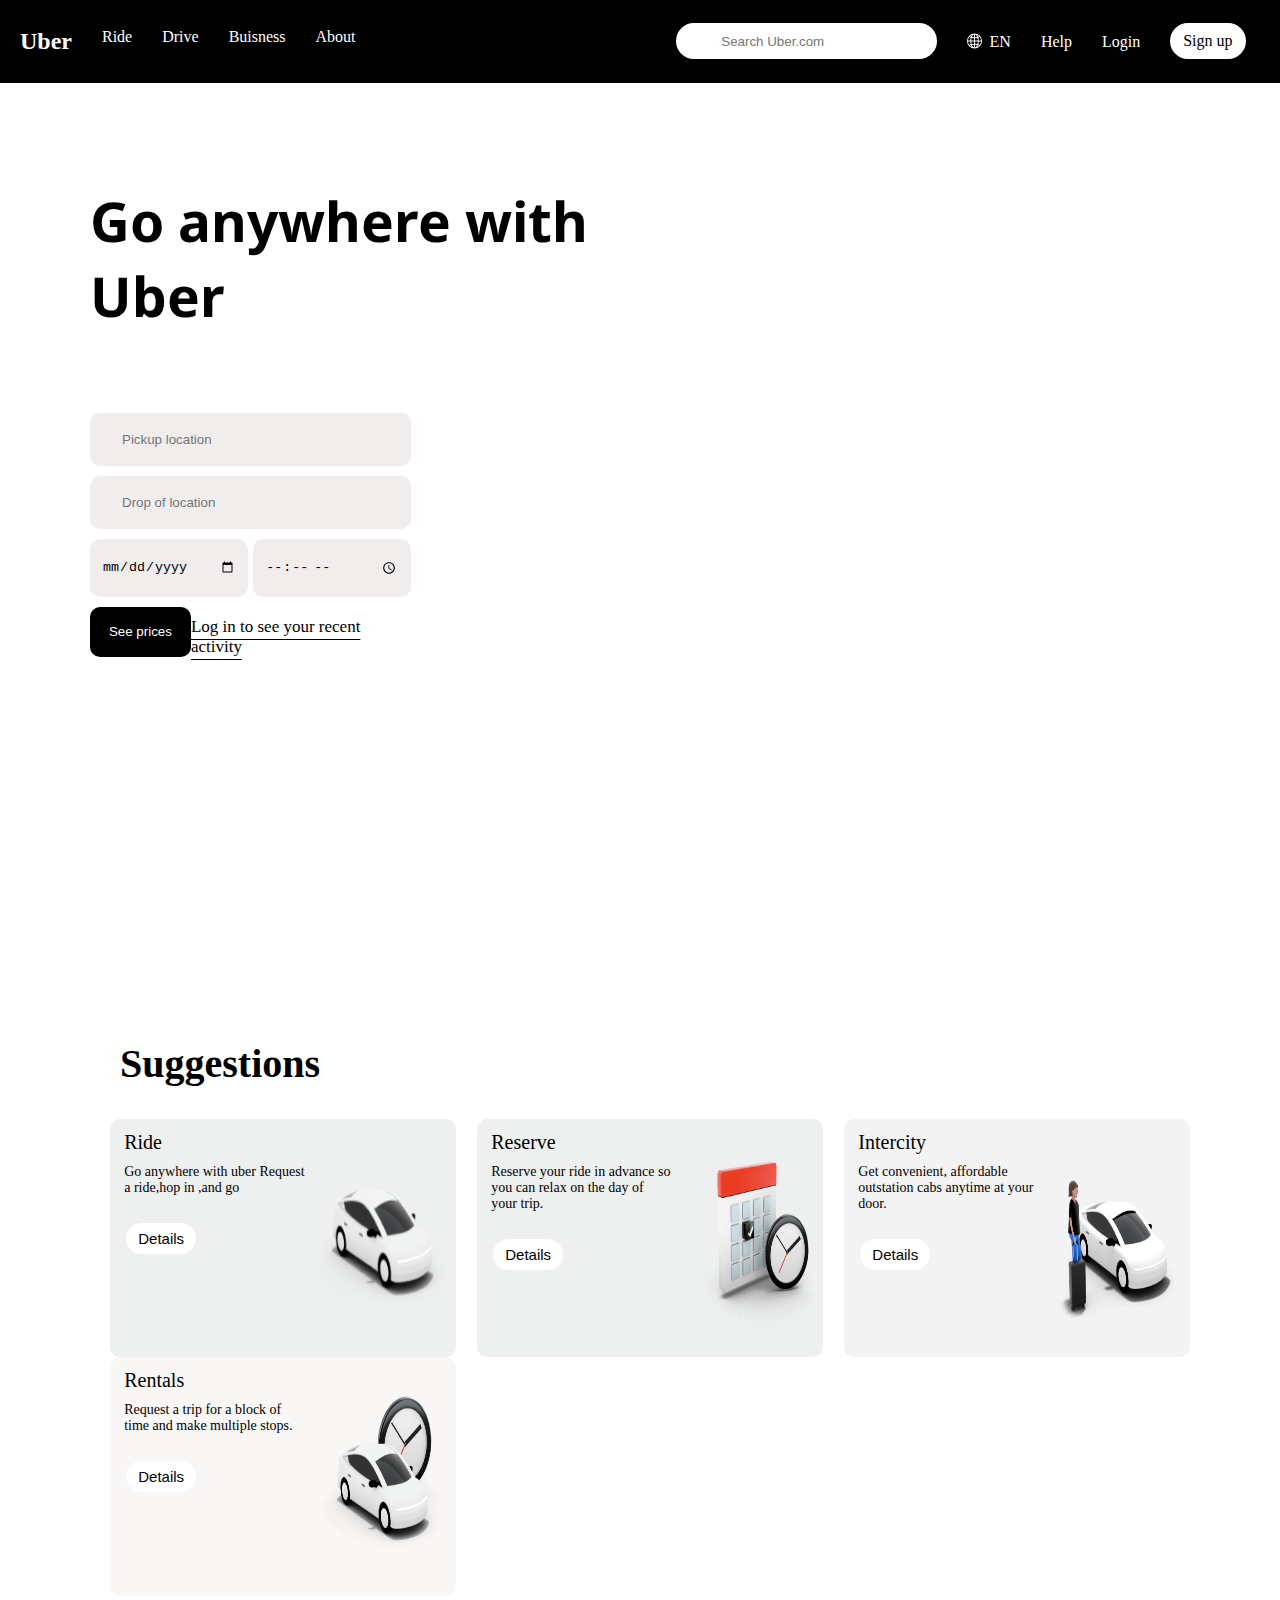
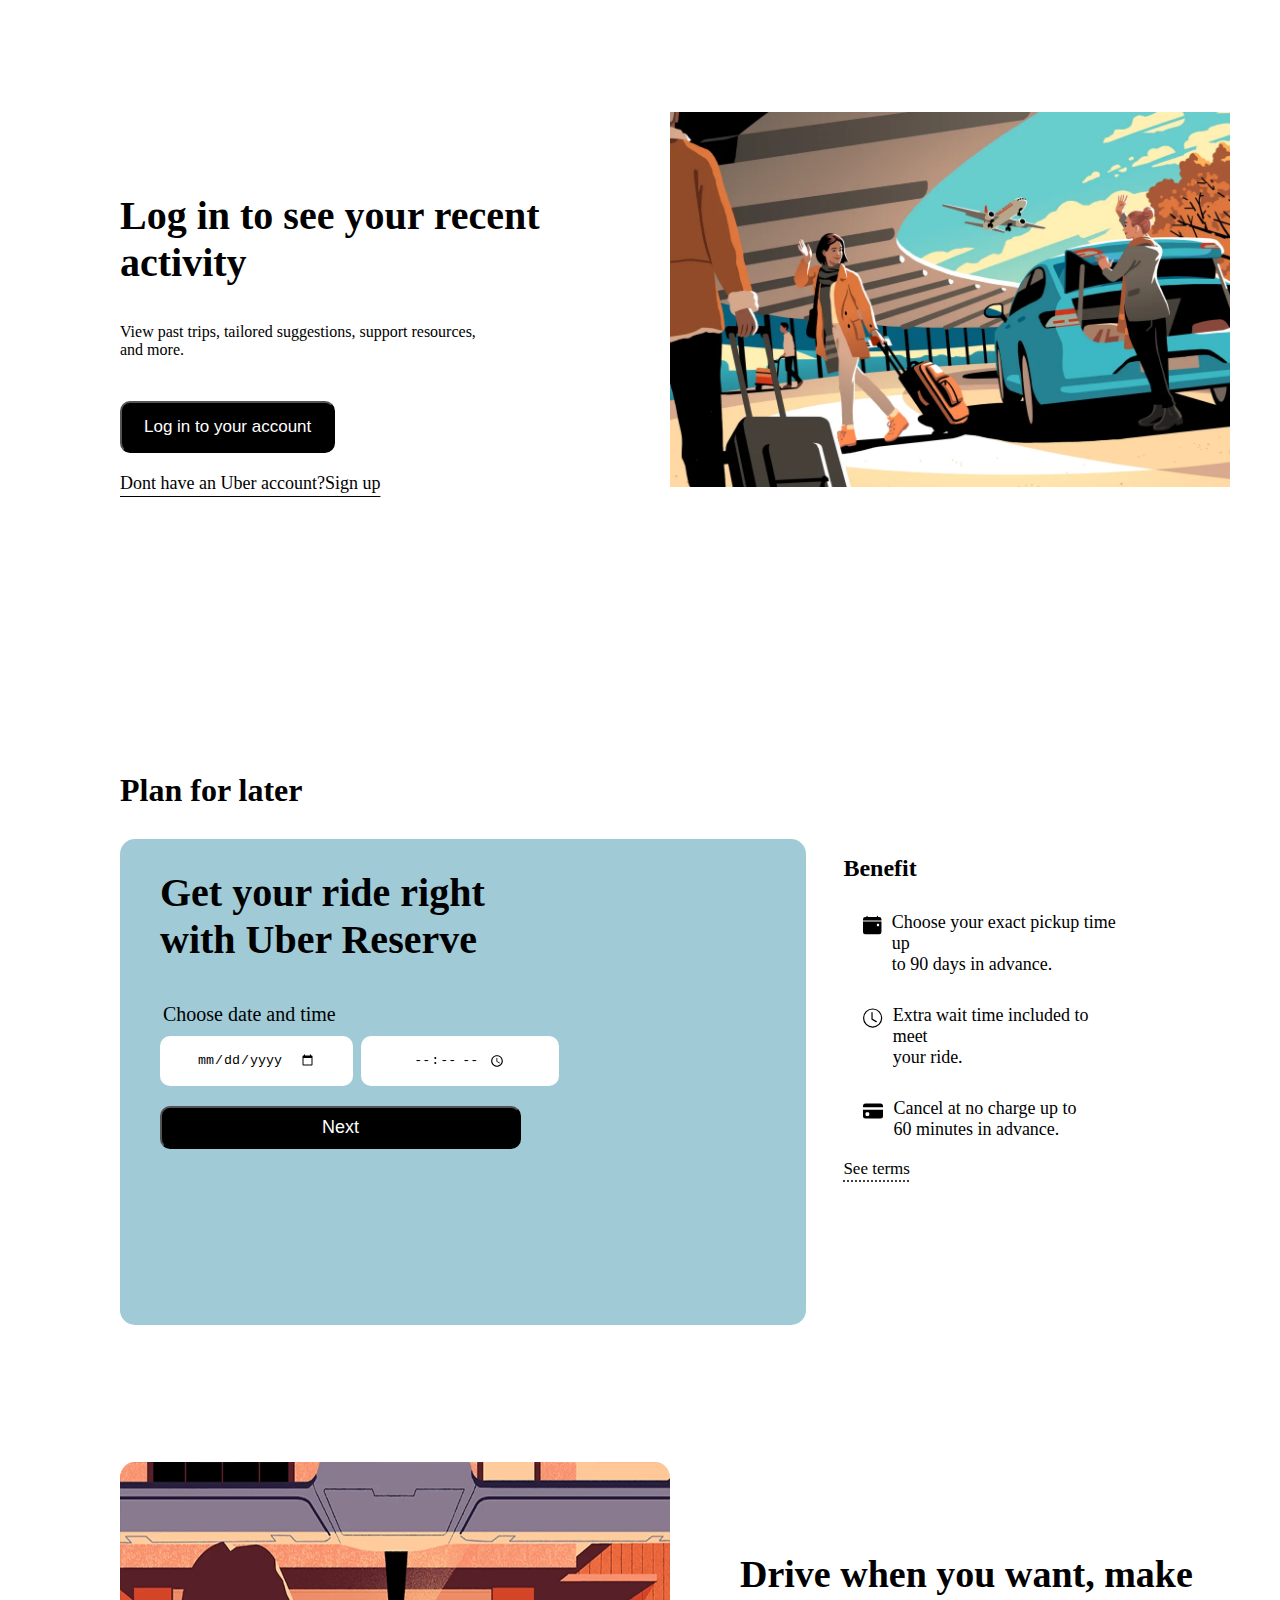
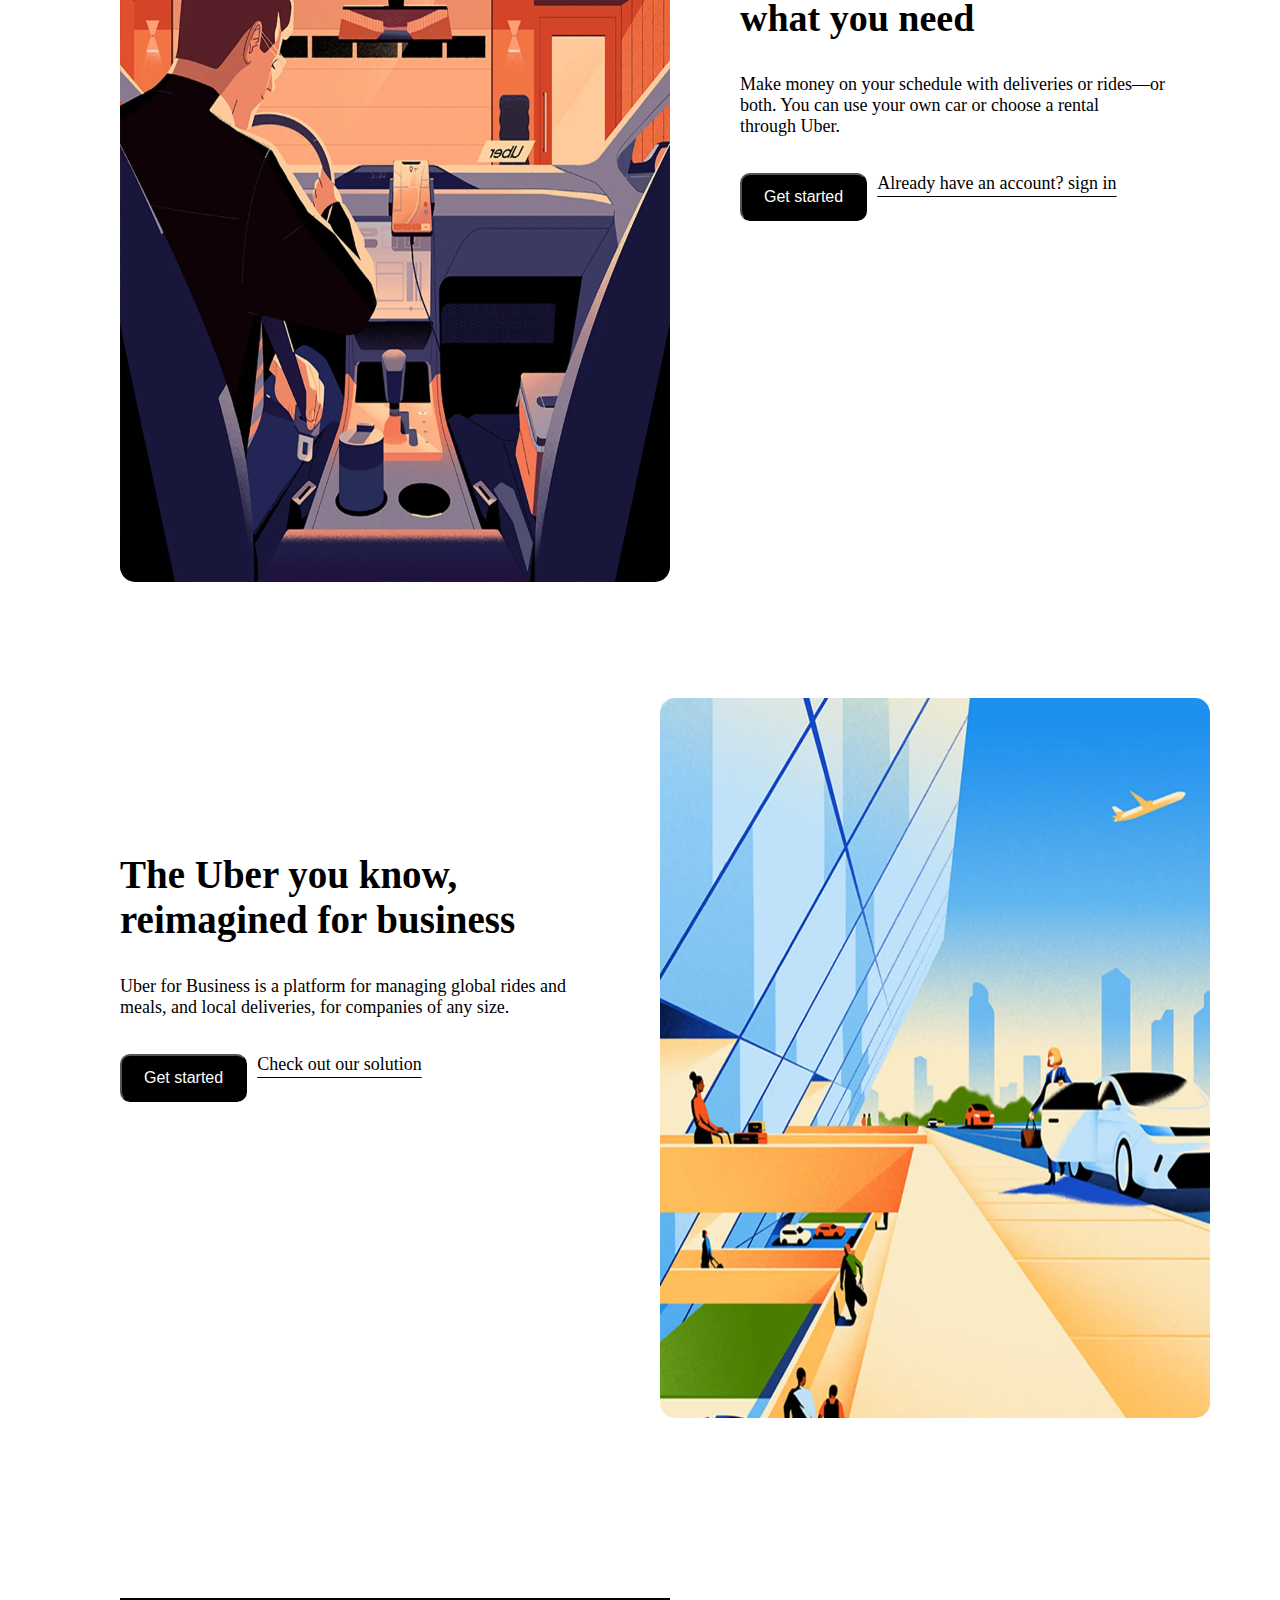
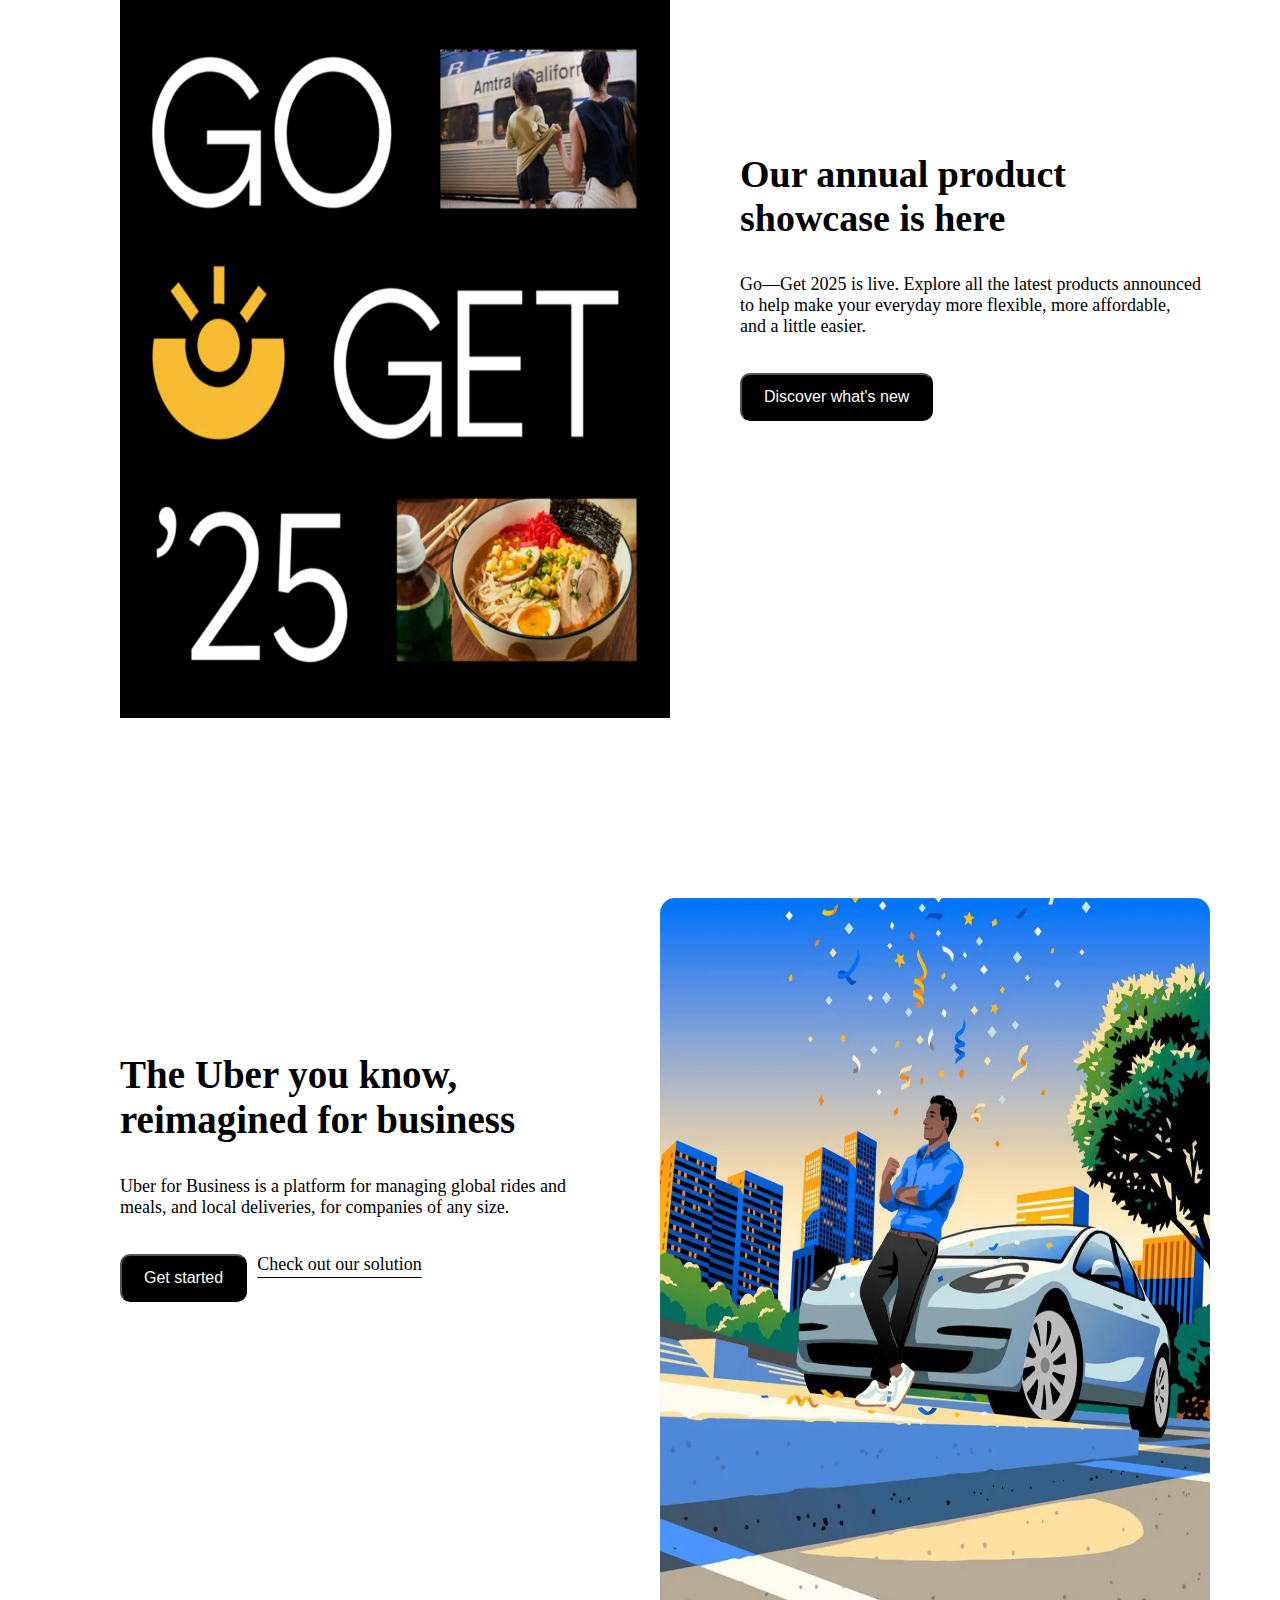
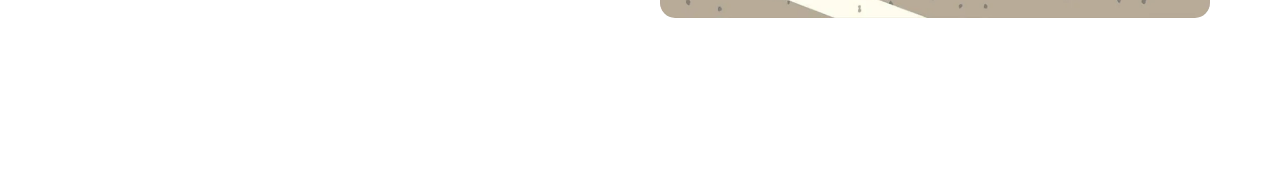
<file: index.html>
<!DOCTYPE html>
<html lang="en">

<head>
    <meta charset="UTF-8">
    <meta name="viewport" content="width=device-width, initial-scale=1.0">
    <title>Uber</title>
    <link rel="preconnect" href="https://fonts.googleapis.com">
    <link rel="preconnect" href="https://fonts.gstatic.com" crossorigin>
    <link
        href="https://fonts.googleapis.com/css2?family=Noto+Sans:ital,wght@0,100..900;1,100..900&family=Ubuntu:ital,wght@0,300;0,400;0,500;0,700;1,300;1,400;1,500;1,700&display=swap"
        rel="stylesheet">
        <link rel="stylesheet" href="./style.css">
</head>

<body>
    <div class="navbar">
        <div class="navbarsection-1">
            <h2>Uber</h2>
            <span>Ride</span>
            <span>Drive</span>
            <span>Buisness</span>
            <span>About</span>
        </div>
        <div class="navbarsection-2">

            <input  type="search"  placeholder=" Search Uber.com" class="searchbar">

            <span class="nav-span"><div class="glob">
            <svg xmlns="http://www.w3.org/2000/svg" width="16" height="16" fill="currentColor" class="bi bi-globe2" viewBox="0 0 17 16">
  <path d="M0 8a8 8 0 1 1 16 0A8 8 0 0 1 0 8m7.5-6.923c-.67.204-1.335.82-1.887 1.855q-.215.403-.395.872c.705.157 1.472.257 2.282.287zM4.249 3.539q.214-.577.481-1.078a7 7 0 0 1 .597-.933A7 7 0 0 0 3.051 3.05q.544.277 1.198.49zM3.509 7.5c.036-1.07.188-2.087.436-3.008a9 9 0 0 1-1.565-.667A6.96 6.96 0 0 0 1.018 7.5zm1.4-2.741a12.3 12.3 0 0 0-.4 2.741H7.5V5.091c-.91-.03-1.783-.145-2.591-.332M8.5 5.09V7.5h2.99a12.3 12.3 0 0 0-.399-2.741c-.808.187-1.681.301-2.591.332zM4.51 8.5c.035.987.176 1.914.399 2.741A13.6 13.6 0 0 1 7.5 10.91V8.5zm3.99 0v2.409c.91.03 1.783.145 2.591.332.223-.827.364-1.754.4-2.741zm-3.282 3.696q.18.469.395.872c.552 1.035 1.218 1.65 1.887 1.855V11.91c-.81.03-1.577.13-2.282.287zm.11 2.276a7 7 0 0 1-.598-.933 9 9 0 0 1-.481-1.079 8.4 8.4 0 0 0-1.198.49 7 7 0 0 0 2.276 1.522zm-1.383-2.964A13.4 13.4 0 0 1 3.508 8.5h-2.49a6.96 6.96 0 0 0 1.362 3.675c.47-.258.995-.482 1.565-.667m6.728 2.964a7 7 0 0 0 2.275-1.521 8.4 8.4 0 0 0-1.197-.49 9 9 0 0 1-.481 1.078 7 7 0 0 1-.597.933M8.5 11.909v3.014c.67-.204 1.335-.82 1.887-1.855q.216-.403.395-.872A12.6 12.6 0 0 0 8.5 11.91zm3.555-.401c.57.185 1.095.409 1.565.667A6.96 6.96 0 0 0 14.982 8.5h-2.49a13.4 13.4 0 0 1-.437 3.008M14.982 7.5a6.96 6.96 0 0 0-1.362-3.675c-.47.258-.995.482-1.565.667.248.92.4 1.938.437 3.008zM11.27 2.461q.266.502.482 1.078a8.4 8.4 0 0 0 1.196-.49 7 7 0 0 0-2.275-1.52c.218.283.418.597.597.932m-.488 1.343a8 8 0 0 0-.395-.872C9.835 1.897 9.17 1.282 8.5 1.077V4.09c.81-.03 1.577-.13 2.282-.287z"/>
</svg>EN</div></span>
            <span class="nav-span">Help</span>
            <span class="nav-span">Login</span>

            <span class="sign-up">Sign up</span>

        </div>
    </div>
    <div class="hero">
        <div class="left">
            <h1 class="hero-heading">Go anywhere with <br> Uber</h1>
            <form action="" class="form">
                <input type="text" placeholder="Pickup location" class="location">
                <input type="text" placeholder="Drop of location" class="location">
                <div class="date-time-container">
                    <input type="date" class="date-time">
                    <input type="time" class="date-time">
                </div>
                <div class="form-price-button">
                    <button class="button">See prices</button>
                    <a href="" class="a-tag">Log in to see your recent activity</a>
                </div>
            </form>
        </div>
        <div class="hero-right">
            <iframe
                src="https://www.google.com/maps/embed?pb=!1m18!1m12!1m3!1d3913.4043028503133!2d75.90516537452268!3d11.23164005063336!2m3!1f0!2f0!3f0!3m2!1i1024!2i768!4f13.1!3m3!1m2!1s0x3ba6452862d5f569%3A0x1b8ac73508c43193!2sAkkode%20Rd%2C%20Kerala!5e0!3m2!1sen!2sin!4v1749320586059!5m2!1sen!2sin"
                class="gmap" style="border:0;" allowfullscreen="" loading="lazy"
                referrerpolicy="no-referrer-when-downgrade"></iframe>
        </div>
    </div>
    <div class="section2">
        <div class="suggestions">
            <h1 class="sug-heading">Suggestions</h1>
        </div>
        <div class="Suggestion-boxes">
            <div class="box">
                <div class="boxes">
                    <div class="box1-left">
                        <p class="ride">Ride
                        <p>
                        <p class="ride-paragraph">Go anywhere with uber Request a ride,hop in ,and go</p>
                        <div class="box1-left-button-div">
                            <button class="box1-left-button">Details</button>
                        </div>

                    </div>
                    <div class="box1-right">
                        <img src="./image/ride.png" alt="" class="car-img">
                    </div>
                </div>
                <div class="boxes">
                    <div class="box1-left">
                        <p class="ride">Reserve
                        <p>
                        <p class="ride-paragraph">Reserve your ride in advance so you can relax on the day of your trip.</p>
                        <div class="box1-left-button-div">
                            <button class="box1-left-button">Details</button>
                        </div>
                    </div>
                   <div class="box1-right">
                        <img src="./image/reserve_clock.png" alt="" class="car-img">
                    </div>
                </div>
                <div class="boxes" style="background-color: #f4f3f3;">
                    <div class="box1-left">
                        <p class="ride">Intercity
                        <p>
                        <p class="ride-paragraph">Get convenient, affordable outstation cabs anytime at your door.</p>
                        <div class="box1-left-button-div">
                            <button class="box1-left-button">Details</button>
                        </div>
                    </div>
                    <div class="box1-right">
                        <img src="./image/intercity.png" alt="" class="car-img">
                    </div>
                </div>
                <div class="boxes" style="background-color: #f8f7f6;">
                    <div class="box1-left">
                        <p class="ride">Rentals
                        <p>
                        <p class="ride-paragraph">Request a trip for a block of time and make multiple stops.</p>
                        <div class="box1-left-button-div">
                            <button class="box1-left-button">Details</button>
                        </div>

                    </div>
                    <div class="box1-right">
                        <img src="./image/Hourly2021.png" alt="" class="car-img">
                    </div>
                </div>
            </div>
        </div>
    </div>
    <div class="section3">

        <div class="section3-left">
            <h1 class="section3-left-heading">Log in to see your recent<br> activity</h1>
            <p class="section3-para">View past trips, tailored suggestions, support resources,<br>and more.</p>
            <div class="button-section">
                <button class="login-button">Log in to your account</button>
            </div>
            <div class="section3-signup-button">
                <a href="" class="signup-button">Dont have an Uber account?Sign up</a>
            </div>
        </div>
        <div class="section3-right">
            <img class="img-1" src="./image/Airport-Fall.webp" alt="">
        </div>
    </div>
    <div class="section4">
        <div class="section4-left">
            <h1>Plan for later</h1>
            <form action="" class="date-time-form">
                <div class="leftside">
                    <h1 class="date-time-form-heading">Get your ride right<br> with Uber Reserve</h1>
                    <p class="form-paragraph">Choose date and time</p>
                    <div class="date-time-input">
                        <input type="date" class="date" placeholder="date">
                        <input type="time" class="time" placeholder="enter eny">
                    </div>
                    <div class="section4-nextbutton">
                        <button class="next-button">Next</button>
                    </div>
                </div>
        </div>
        </form>
        <div class="section4-right">
            <div class="Benefits">
                <h2 class="benefit-heading">Benefit</h2>
                <p class="calendar">
                <svg  xmlns="http://www.w3.org/2000/svg" width="20" height="26" fill="currentColor" class="bi bi-calendar-event-fill" viewBox="0 0 16 16" >
                <path d="M4 .5a.5.5 0 0 0-1 0V1H2a2 2 0 0 0-2 2v1h16V3a2 2 0 0 0-2-2h-1V.5a.5.5 0 0 0-1 0V1H4zM16 14V5H0v9a2 2 0 0 0 2 2h12a2 2 0 0 0 2-2m-3.5-7h1a.5.5 0 0 1 .5.5v1a.5.5 0 0 1-.5.5h-1a.5.5 0 0 1-.5-.5v-1a.5.5 0 0 1 .5-.5" /></svg>
                Choose your exact pickup time up<br>to 90 days in advance.</p>
                <p class="clock-svg">
                <svg xmlns="http://www.w3.org/2000/svg" width="20" height="26" fill="currentColor" class="bi bi-clock" viewBox="0 0 16 16">
                <path d="M8 3.5a.5.5 0 0 0-1 0V9a.5.5 0 0 0 .252.434l3.5 2a.5.5 0 0 0 .496-.868L8 8.71z"/>
                <path d="M8 16A8 8 0 1 0 8 0a8 8 0 0 0 0 16m7-8A7 7 0 1 1 1 8a7 7 0 0 1 14 0"/></svg>Extra wait time included to meet <br>your ride.</p>
                <p class="cash-svg">
                <svg xmlns="http://www.w3.org/2000/svg" width="20" height="26" fill="currentColor" class="bi bi-credit-card-fill" viewBox="0 0 16 16">
                <path d="M0 4a2 2 0 0 1 2-2h12a2 2 0 0 1 2 2v1H0zm0 3v5a2 2 0 0 0 2 2h12a2 2 0 0 0 2-2V7zm3 2h1a1 1 0 0 1 1 1v1a1 1 0 0 1-1 1H3a1 1 0 0 1-1-1v-1a1 1 0 0 1 1-1"/></svg>Cancel at no charge up to<br> 60 minutes in advance.</p>
                <div class="terms"><a href="" class="see-terms">See terms</a></div>
            </div>
        </div>
    </div>
    </div>
    </div>
    <div class="section5">
        <div class="section5-left">

            <img src="./image/earner-illustra.webp" alt="" class="section5-img">

        </div>
        <div class="section5-right">
            <h1 class="section5-right-heading">Drive when you want, make<br> what you need</h1>
            <p class=" section5-right-paragraph">Make money on your schedule with deliveries or rides—or<br> both. You
                can use your own car or choose a rental <br>through Uber.</p>
            <div class="section5-right-button-and-a-tag">
                <button class="section5-right-button">Get started</button>
                <a href="" class="section5-right-a-tag">Already have an account? sign in</a>
            </div>
        </div>
    </div>
    <div class="section6">
        <div class="section6-left">
            <h1 class="section6-left-heading">The Uber you know,<br> reimagined for business</h1>
            <p class=" section6-left-paragraph">Uber for Business is a platform for managing global rides and <br>
                meals, and local deliveries, for companies of any size.</p>
            <div class="section6-left-button-and-a-tag">
                <button class="section6-left-button">Get started</button>
                <a href="" class="section6-left-a-tag">Check out our solution</a>
            </div>
        </div>
        <div class="section6-right">
            <img src="./image/u4b-square.webp" alt="" class="section6-img">
        </div>
    </div>
    <div class="section7">
        <div class="section7-left">

            <img src="./image/placeholders__3__720.webp" alt="" class="section7-img">

        </div>
        <div class="section7-right">
            <h1 class="section7-right-heading">Our annual product <br>showcase is here</h1>
            <p class=" section7-right-paragraph">Go—Get 2025 is live. Explore all the latest products announced <br>to
                help make your everyday more flexible, more affordable,<br> and a little easier.</p>
            <div class="section7-right-button-and-a-tag">
                <button class="section7-right-button">Discover what's new</button>
            </div>
        </div>
    </div>
    <div class="section8">
        <div class="section8-left">
            <h1 class="section8-left-heading">The Uber you know,<br> reimagined for business</h1>
            <p class=" section8-left-paragraph">Uber for Business is a platform for managing global rides and <br>
                meals, and local deliveries, for companies of any size.</p>
            <div class="section8-left-button-and-a-tag">
                <button class="section8-left-button">Get started</button>
                <a href="" class="section8-left-a-tag">Check out our solution</a>
            </div>
        </div>
        <div class="section8-right">
            <img src="./image/fleet-management.webp" alt="" class="section8-img">
        </div>
    </div>
</body>

</html>
</file>
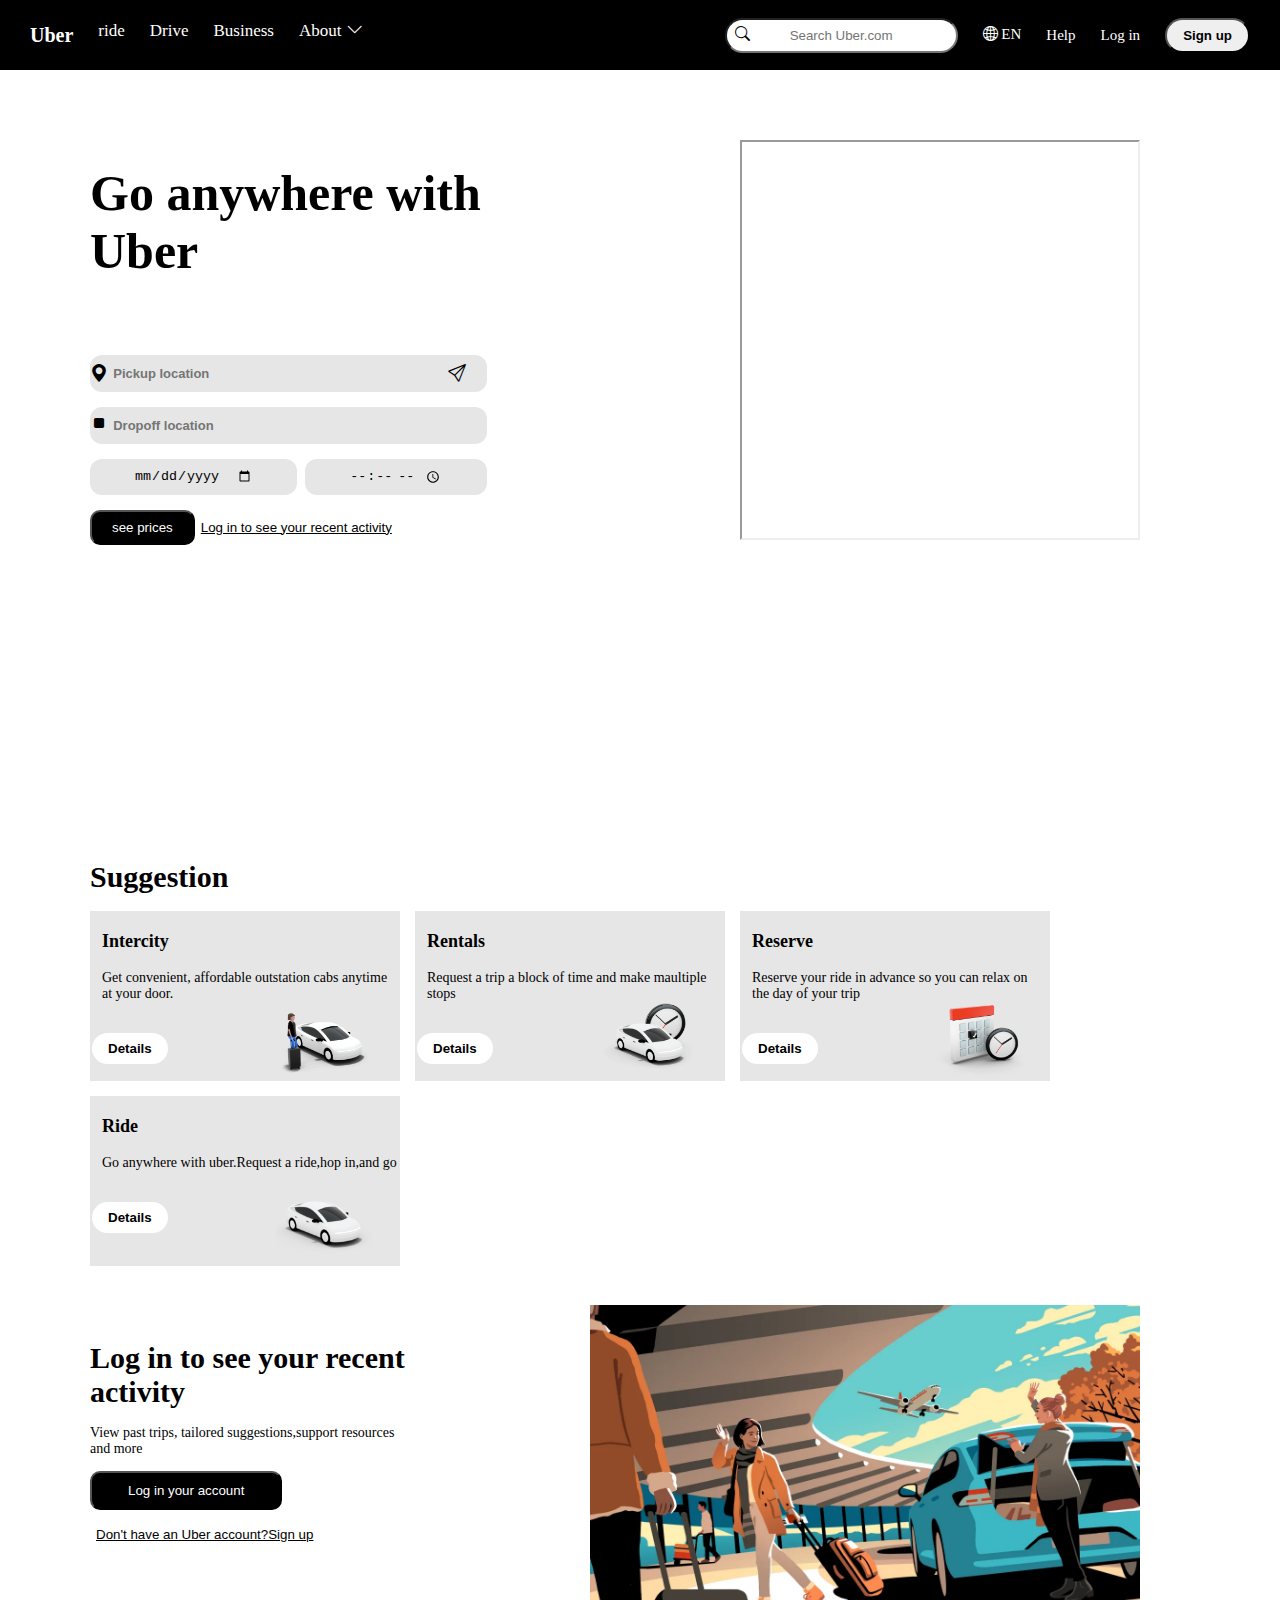
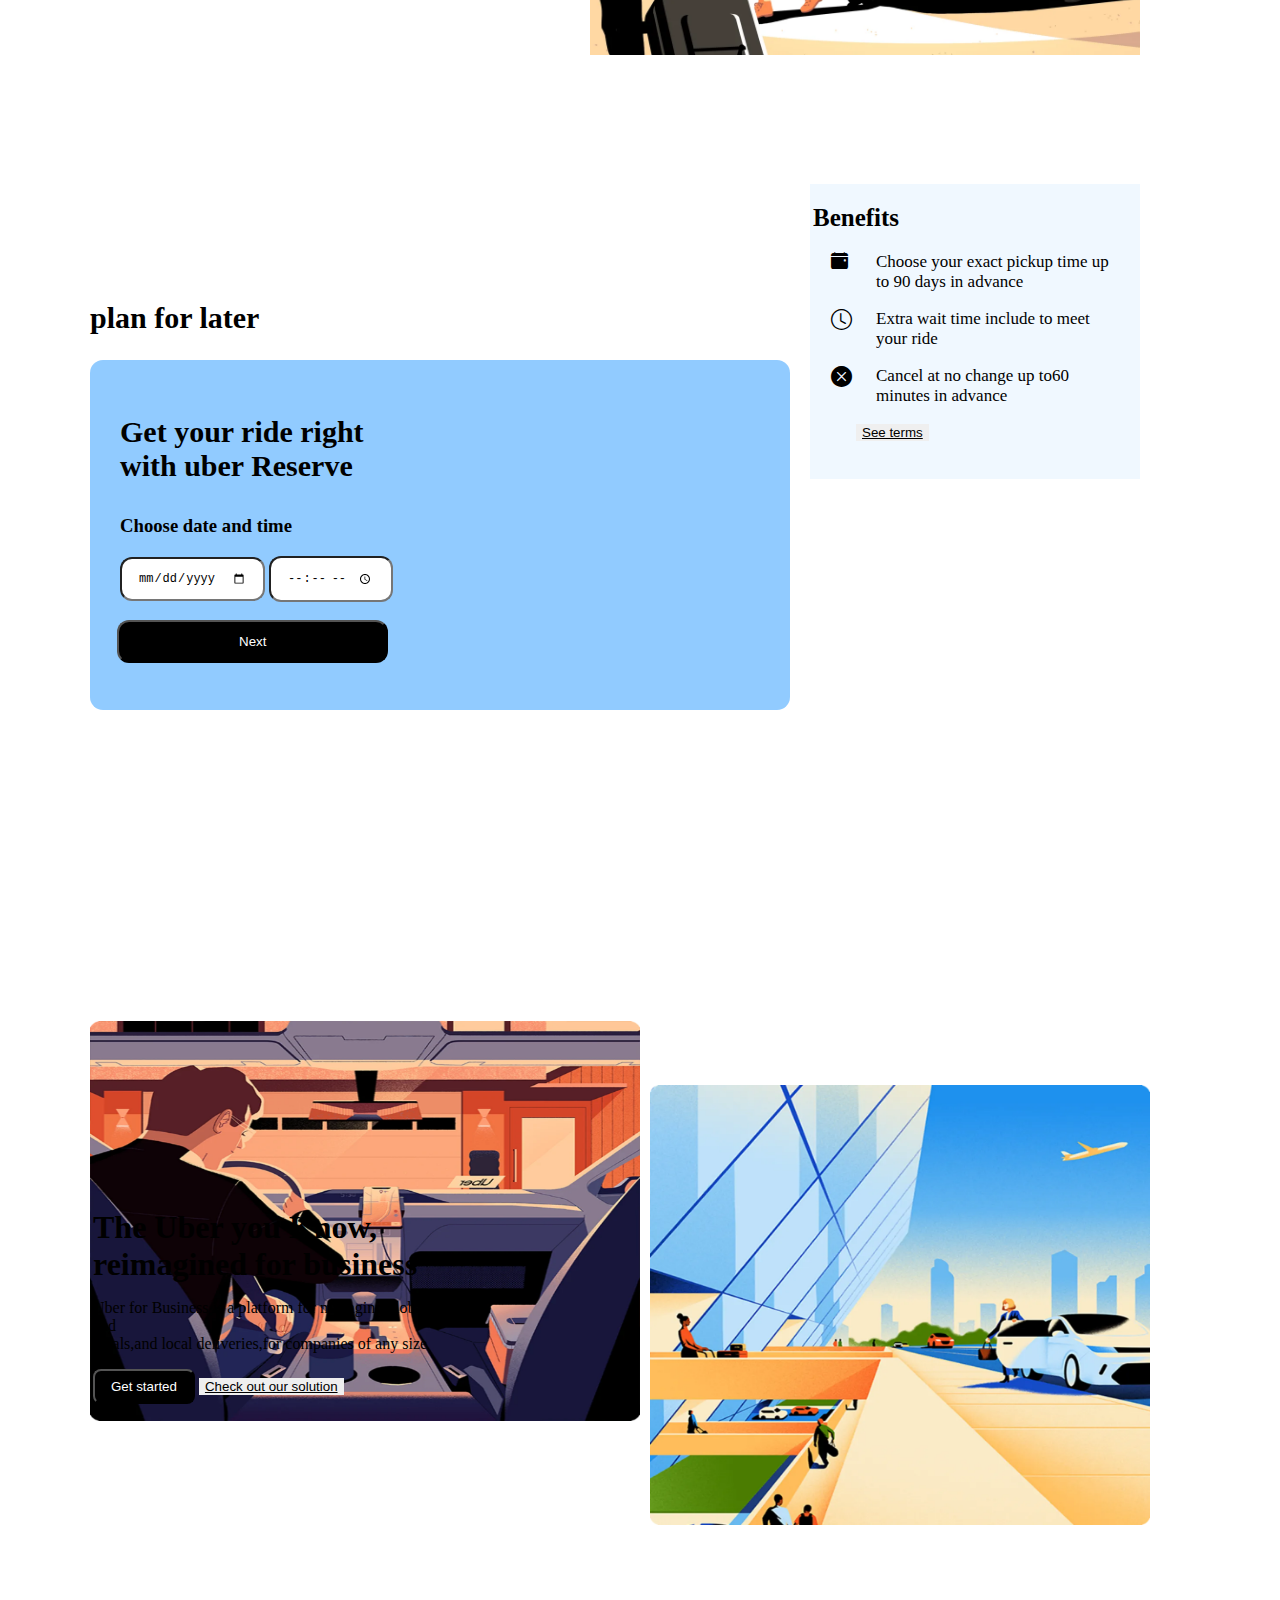
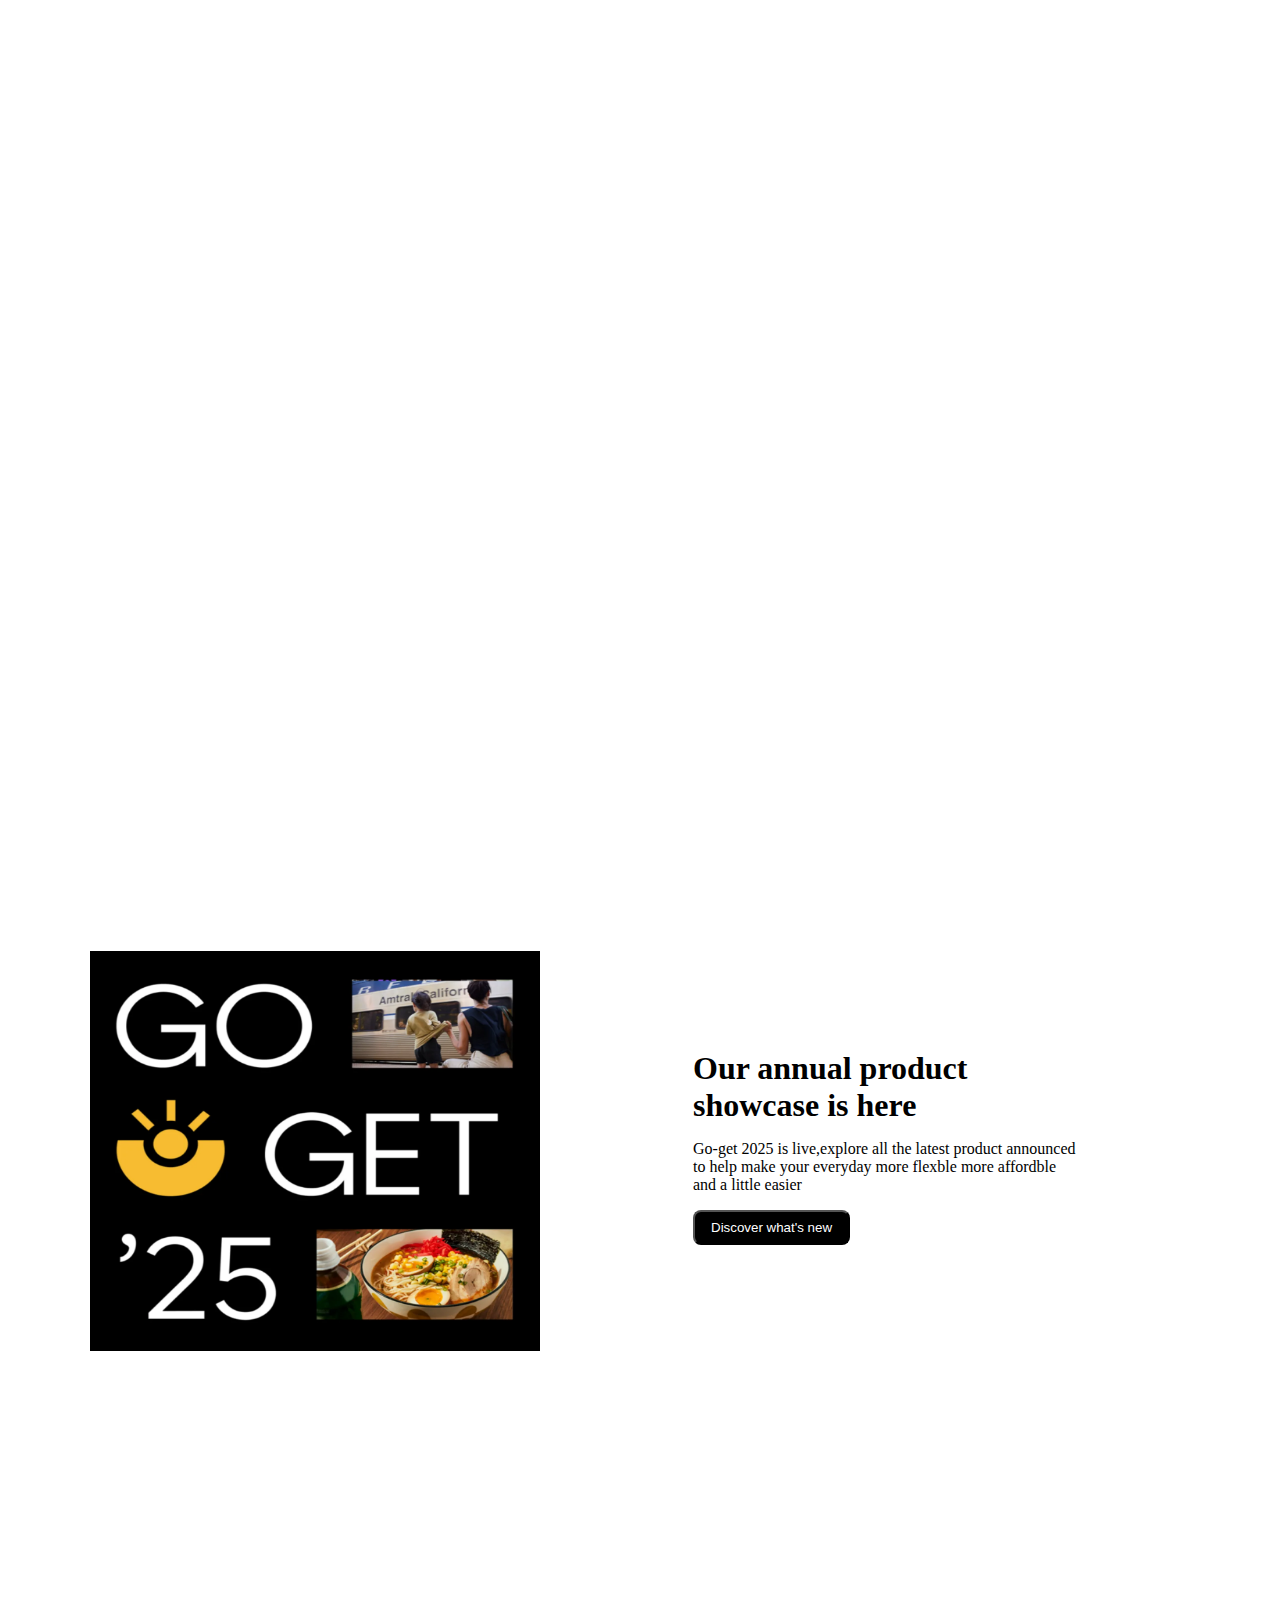
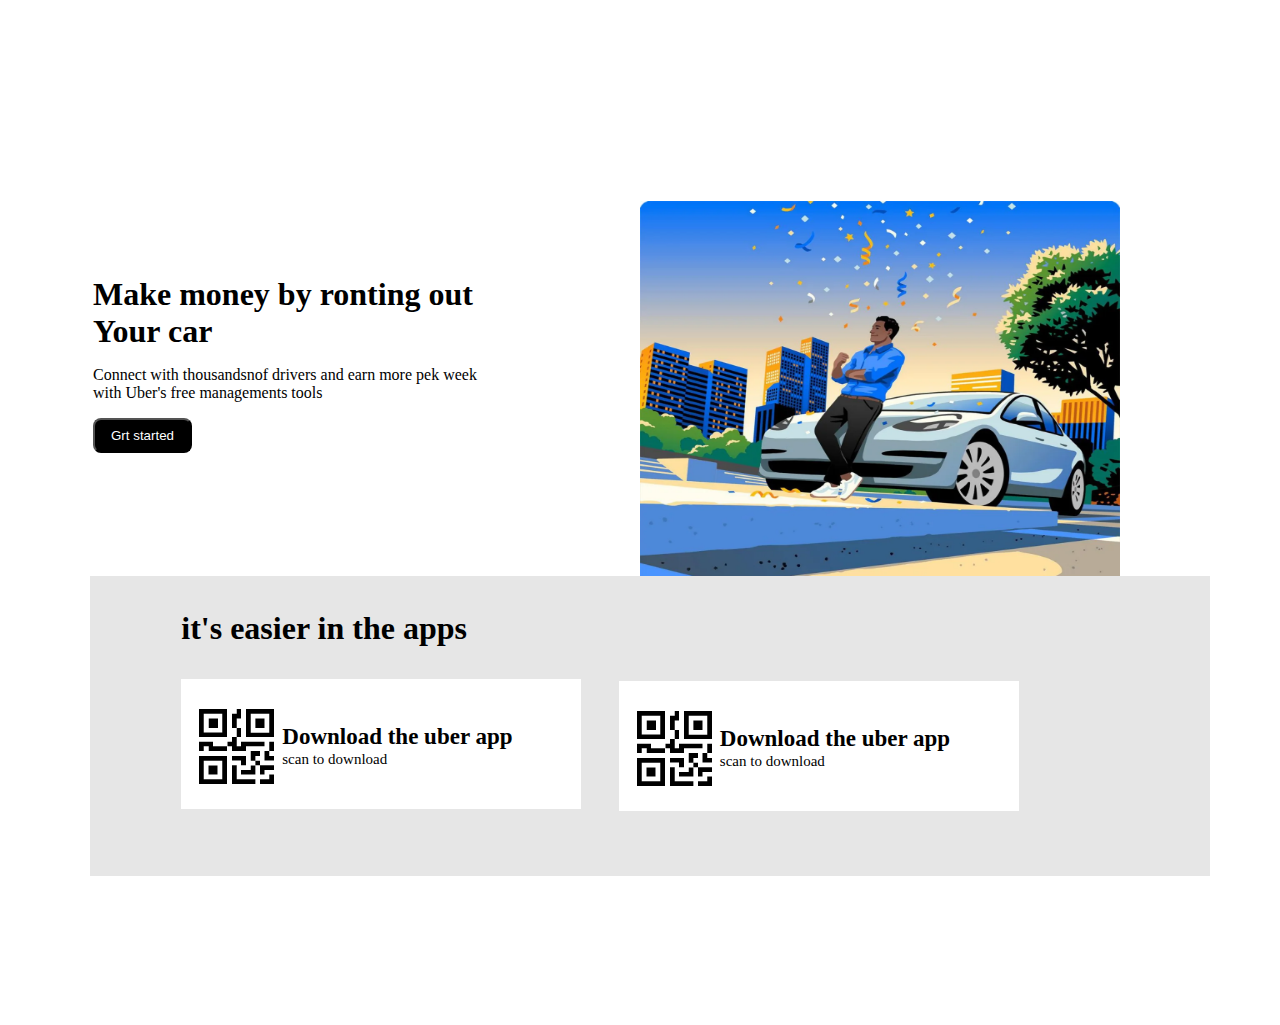
<file: Uber.html>
<!DOCTYPE html>
<html lang="en">
<head>
    <meta charset="UTF-8">
    <meta name="viewport" content="width=device-width, initial-scale=1.0">
    <title>Uber</title>
    <link rel="stylesheet" href="https://cdn.jsdelivr.net/npm/bootstrap-icons@1.13.1/font/bootstrap-icons.min.css">
    <style>
        *{
            box-sizing: border-box;
        }
        body {
            overflow-x: hidden;
            margin: 0;
            padding: 0;
            background-color: #ffffff;
        }
        .navbar{
            width: 100%;
            height: 70px;
            display: flex;
            justify-content: space-between;
            align-items: center;
            background-color: black;
            color: white;
            padding: 30px;
        }
        .navbar-left{
            display: flex;
            gap: 25px;
            font-size: 17px;
        }
        .uber{
            font-size: 20px;
            font-weight: bold;
        }
        .search-input{
            border-radius: 20px;
            padding: 8px 26px;
            text-align: center;
        }
        .navbar-end{
            display: flex;
            align-items: center;
            gap: 25px;
            font-size: 15px;
        }
        .nav-button{
            border-radius: 20px;
            font-weight: bold;
            padding: 8px 16px;
        }
        .hero{
            width: 100%;
            height: 85vh;
            color: white;
        }
        h1{
            font-size: 50px;
            margin-bottom: 60px;
        }
        .heading{
            font-size: 50px;
            font-weight: bold;
            color: black;
            position: absolute;
            left: 90px;
            top: 130px;
            max-width: 400px;
            display: flex;
            flex-direction: column;
            gap: 15px;
        }
        .input{
            padding: 11px 16px;
            border-radius: 12px;
            border: none;
            font-size: 14px;
            background-color: #e6e6e6;
            font-size: 13px;
            font-weight: bold;
        }
        .map{
            width: 400px;
            height: 400px;
            position: absolute;
            top: 10px;
            left: 650px;
        
        }
        .datatime{
            display: flex;
            gap: 8px;
            border-radius: 4px;
        }
        .data-box{
            padding: 8px 44px;
            border-radius: 12px;
        }
        .see-prices{
            background-color: black;
            color: white;
            padding: 8px 20px;
            border-radius: 10px;
            gap: 5px;
        }
        .button{
            display: flex;
            align-items: center;
        }
        .login{
            border: none;
            border-radius: 10px;
            background-color: transparent;
            text-decoration: underline;
        }
        .suggestions{
            width: 100%;
            color: black;
            position: absolute;
            left: 90px;
        }
        h2{
            font-size: 30px;
            font-weight: bold;
            margin-bottom: 32px;
        }
        .wrapper{
            width: 100%;
            padding: 20px;
            border: none;
            display: flex;
            gap: 15px;
            flex-wrap: wrap;
        }
        .box{
            width: calc(100%/4);
            height: 170px;
            border: 2px solid transparent;
            font-size: 40px;
            position: relative;
            right: 20px;
            bottom: 35px;
            background-color: #e6e6e6;
        }
        .box h3{
            font-size: 18px;
            font-weight: bold;
            padding-left: 10px;
        }
        .box p{
            font-size: 14px;
            padding-left: 10px;
        }
        .box-button{
            background-color: white;
            padding: 8px 16px;
            border-radius: 20px;
            font-weight: bold;
            border: none;
        }
        .box-button:hover{
            background-color: antiquewhite;
        }
        .activity{
            width: 100%;
            height: 60vh;
        }
        .activity h1{
            font-size: 30px;
            font-weight: bold;
            margin-bottom: 15px;
        }
        .activity p{
            font-size: 14px;
            margin-top: 16px;
        }
        .activity-button{
            background-color: black;
            color: white;
            padding: 10px 36px;
            border-radius: 10px;
        }
        .activity-log{
            border: none;
            border-radius: 10px;
            background-color: transparent;
            text-decoration: underline;
        }
        .activity-image img{
            width: 550px;
            height: 350px;
            position: absolute;
            top: 470px;
            left: 500px;
        }
        .plan{
            width: 100%;
            height: 80vh;
        }
        .plan h1{
            font-size: 30px;
            font-weight: bold;
        }
        .reserve-container{
            width: 700px;
            height: 350px;
            background-color: #91cbff;
            padding: 30px;
            border-radius: 13px;
            position: relative;
            bottom: 35px;
        }
        .input-wrapper{
            gap: 10px;
            display: flex;
            border-radius: 8px;
            font-size: 16px;
        }
        .input-group{
            padding: 12px 16px;
            border-radius: 12px;
            font-size: 12px;
        }
        .next-button{
            background-color: black;
            color: white;
            padding: 12px 120px;
            border-radius: 12px;
            position: relative;
            bottom: 125px;
            left: 27px;
        }
        .right{
            width: 330px;
            height: 295px;
            border: 3px solid transparent;
            background-color: aliceblue;
            position: absolute;
            left: 720px;
            top: 949px;
            gap: 5px;
        }
        .right h1{
            font-size: 25px;
            font-weight: bold;
        }
        .right p{
            font-size: 17px;
            padding-left: 20px;
        }
        .Benefits{
            width: 330px;
            height: 250px;
            border: 3px solid transparent;
            position: relative;
            bottom: 60px;
            padding-left: 40px;
        }
        .see-terms{
            border: none;
            text-decoration: underline;
        }
        .drive{
            width: 100%;
            height: 70vh;
        }
        .drive-image img{
            width: 550px;
            height: 400px;
        }
        .drive-text{
            width:400px;
            height: 250px;
            border: 3px solid transparent;
            position: relative;
            left: 650px;
            bottom: 350px;
        }
        .drive h1{
            font-size: 32px;
            font-weight: bold;
            margin-bottom: 16px;
        }
        .drive p{
            margin-top: 15px;
        }
        .drive-button{
            background-color: black;
            color: white;
            border-radius: 8px;
            padding: 8px 16px;
        }
        .drive-log{
            border: none;
            text-decoration: underline;
        }
        .uber-business{
            width: 100%;
            height: 100vh;
        }
        .business{
            width: 400px;
            height: 250px;
            border: 3px solid transparent;
            position: absolute;
            top: 1950px;
        }
        .business h1{
            font-size: 32px;
            font-weight: bold;
            margin-bottom: 16px;
        }
        .business p{
            margin-top: 15px;
        }
        .business-button{
            background-color:black ;
            color: white;
            border-radius: 8px;
            padding: 8px 16px;
        }
        .business-log{
            border: none;
            text-decoration: underline;
        }
        .business-image img{
            width: 500px;
            height: 440px;
            position: absolute;
            left: 560px;
            top: 1850px;
        }
        .annual-product{
            width: 100%;
            height: 100vh;
        }
        .annual-image img{
            width: 450px;
            height: 400px;
        }
        .annual-text{
            width: 400px;
            min-height: 350px;
            border: 3px solid transparent;
            position: relative;
            left: 600px;
            bottom: 330px;
        }
        .annual-text h1{
            font-size: 32px;
            font-weight: bold;
            margin-bottom: 16px;
        }
        .annual-text p{
            margin-top: 15px;
        
        }
        .annual-button{
            background-color: black;
            color: white;
            padding: 8px 16px;
            border-radius: 8px;
        }
        .car{
            width: 100%;
        }
        .make-money{
            width: 400px;
            height: 350px;
            border: 3px solid transparent;
        }
        .make-money h1{
            font-size: 32px;
            font-weight: bold;
            margin-bottom: 16px;
        }
        .make-money p{
            margin-top: 15px;
        }
        .rent-button{
            background-color: black;
            color: white;
            padding: 8px 16px;
            border-radius: 8px;
        }
        .rent-image img{
            width: 480px;
            height: 420px;
            position: relative;
            left: 550px;
            bottom: 400px;
        }
        .qrcode{
            width: 1120px;
            height: 300px;
            border: 2px solid transparent;
            position: absolute;
            top: 91%;
            background-color: #e6e6e6;
        }
        .qrcode p{
            font-size: 32px;
            font-weight: bold;
            padding-left: 8%;
        }
        .qr-box{
            width: 400px;
            height: 130px;
            border: 2px solid transparent;
            position: absolute;
            left: 8%;
            background-color: white;
        }
        .qr-box h1{
            font-size: 23px;
            font-weight: bold;
            padding-left: 25%;
            padding-top: 7%;
        }
        .qr-box p{
            font-size: 15px;
            font-weight: 100;
            padding-left: 25%;
            position: relative;
            bottom: 47%;
        }

    </style>
</head>
<body>
    <div class="navbar">
        <div class="navbar-left">
            <p class="uber">Uber</p>
            <p>ride</p>
            <p>Drive</p>
            <p>Business</p>
            <p>About  <i class="bi bi-chevron-down"></i></p>
            </div>
        
        <div class="navbar-end">
            <div style="position: relative;">
                <i class="bi bi-search" style="position: absolute;left: 10px; top: 50%;transform: translateY(-50%);color: black;"></i>
            <input class="search-input"  type="text" placeholder="Search Uber.com"/>
            </div>
            <p><i class="bi bi-globe2"></i>  EN</p>
            <p>Help</p>
            <p>Log in</p>
            <p><button class="nav-button">Sign up</button></p>
        </div>
    </div>
    <div class="hero">
        <div class="heading">
            <h1>Go anywhere with<br>Uber</h1>
            <input class="input" type="text" placeholder="  Pickup location"/>
            <p class="bi bi-geo-alt-fill" style="position: absolute;left: 0%;top: 52% ;font-size: 18px;"></p>
            <p class= "class bi bi-send" style="position: absolute;left: 90%;top: 52% ;font-size: 18px;"></p>
            <input class="input" type="text" placeholder="  Dropoff location"/>
            <p class="bi bi-stop-fill" style="position: absolute;left: 0%;top: 64% ;font-size: 18px;"></p>
            <div class="datatime">
                <input class="data-box" type="date" style="background-color: #e6e6e6;border: none;" />
                <input class="data-box" type="time" style="background-color: #e6e6e6;border: none;"/>
            </div>
            <div class="button">
            <button class="see-prices">see prices</button>
            <button class="login">Log in to see your recent activity</button>
            </div>
           <iframe src="https://www.google.com/maps/embed?pb=!1m18!1m12!1m3!1d3914.024877968669!2d75.8624324735582!3d11.185793751512474!2m3!1f0!2f0!3f0!3m2!1i1024!2i768!4f13.1!3m3!1m2!1s0x3ba65b2ea044c627%3A0x98e9935d015f07ba!2sDATATRIBE!5e0!3m2!1sen!2sin!4v1749105829518!5m2!1sen!2sin" class="map" allowfullscreen="" loading="lazy" referrerpolicy="no-referrer-when-downgrade"></iframe>
        </div>
    </div>
    <section class="suggestions">
            <h2>Suggestion</h2>
            <div class="wrapper">
            <div class="box">
                <h3>Intercity</h3>
                <p>Get convenient, affordable outstation cabs anytime at your door.</p>
                <button class="box-button">Details</button>
                <img src="../image/intercity.png" style="width: 100px;height: none;position: absolute;left: 60%;top: 45%;" alt="intercity">
            </div>
            <div class="box">
                <h3>Rentals</h3>
                <p>Request a trip a block of time and make maultiple stops</p>
                <button class="box-button">Details</button>
                <img src="../image/Hourly2021.png" style="width: 100px;height: none;position: absolute;left: 60%;top: 45%;" alt="Hourly2021">
            </div>
            <div class="box">
                <h3>Reserve</h3>
                <p>Reserve your ride in advance so you can relax on the day of your trip</p>
                <button class="box-button">Details</button>
                <img src="../image/reserve_clock.png" style="width: 100px;height: none;position: absolute;left: 60%;top: 45%;" alt="reverseclock">          
            </div>
            <div class="box">
                <h3>Ride</h3>
                <p>Go anywhere with uber.Request a ride,hop in,and go</p>
                <button class="box-button">Details</button>
                <img src="../image/ride.png" style="width: 100px;height: none;position: absolute;left: 60%;top: 45%;" alt="ride">
            </div>
            </div>
            <div class="activity">
                <h1>Log in to see your recent <br>activity</h1>
                <p>View past trips, tailored suggestions,support resources <br>and more</p>
                <button class="activity-button">Log in your account</button>
                <p><button class="activity-log">Don't have an Uber account?Sign up</button></p>
                <div class="activity-image">
            <img src="../image/Airport-Fall.webp" alt="Uber airport image">
        </div>
        </div>
        <div class="plan">
            <h1>plan for later</h1>
            <div class="reserve-container">
                <h2>Get your ride right <br>with uber Reserve</h2>
                <h3>Choose date and time</h3>
                <div class="input-wrapper"></div>
                <input class="input-group" type="date" id="date">
                <input class="input-group" type="time" id="time">
                </div>
                <button class="next-button">Next</button>
                </div>
                <div class="right">
                    <h1>Benefits</h1>
                    <div class="Benefits">
                        <p><i class="bi bi-calendar-event-fill" style="position: absolute;left:15px;" ></i>Choose your exact pickup time up <br>to 90 days in advance</p>
                        <p><i class="bi bi-clock" style="position: absolute;left:15px;font-size: 21px;" ></i>Extra wait time include to meet <br>your ride</p> 
                        <p><i class="bi bi-x-circle-fill" style="position: absolute;left:15px;font-size: 21px;" ></i>Cancel at no change up to60 <br>minutes in advance</p>
                        <button class="see-terms">See terms</button>               
                    </div>
                </div>
            </div>
            <div class="drive">
                <div class="drive-image">
                    <img src="../image/earner-illustra.webp" alt="drive">
                </div>
                <div class="drive-text">
                     <h1>Drive when you went, make<br>what you need</h1>
                     <p>Make money on your schedule with deliveries or ride-or<br>both.you can use your own car or choose a rental<br>through Uber</p>
                     <button class="drive-button">Get started</button>
                     <button class="drive-log">Alarady have an account?Sign up</button>
                </div>
            </div>
            <div class="uber-business">
                <div class="business">
                    <h1>The Uber you Know,<br>reimagined for business</h1>
                    <p>Uber for Business is a platform for managing global rides and<br>meals,and local deliveries,for companies of any size</p>
                    <button class="business-button">Get started</button>
                    <button class="business-log">Check out our solution</button>
                </div>
                <div class="business-image">
                    <img src="../image/u4b-square.webp" alt="business">
                </div>
            </div>
            <div class="annual-product">
                <div class="annual-image">
                    <img src="../image/placeholders__3__720.webp" alt="annual">
                </div>
                <div class="annual-text">
                    <h1>Our annual product<br>showcase is here</h1>
                    <p>Go-get 2025 is live,explore all the latest product announced<br>to help make your everyday more flexble more affordble<br>and a little easier</p>
                    <button class="annual-button">Discover what's new</button>
                </div>
            </div>
            <div class="car">
                <div class="make-money">
                    <h1>Make money by ronting out<br>Your car</h1>
                    <p>Connect with thousandsnof drivers and earn more pek week<br>with Uber's free managements tools</p>
                    <button class="rent-button">Grt started</button>
                </div>
                <div class="rent-image">
                    <img src="../image/fleet-management.webp" alt="rent">
                </div>
                <div class="qrcode">
                    <p>it's easier in the apps</p>
                    <div class="qr-box">
                        <h1><i class="bi bi-qr-code" style="position: absolute;left: 4%;font-size: 75px;top: 20%;"></i>Download the uber app</h1>
                        <p>scan to download</p>
                        <div class="qr-box" style="position: absolute;left: 110%;top: 0%;">
                            <h1><i class="bi bi-qr-code" style="position: absolute;left: 4%;font-size: 75px;top: 20%;"></i>Download the uber app</h1>
                            <p>scan to download</p>
                        </div>
                    </div>
                </div>
            </div>
        </section>
</body>
</html>
</file>
<file: style.css>
* {
        margin: 0;
        padding: 0;
        box-sizing: border-box;
    }
    body{
        overflow-x: hidden;
    }

    .navbar {
        width: 100%;
        height: 9.2vh;
        background-color: black;
        display: flex;
        align-items: center;


    }

    .navbarsection-1 {
        color: white;
        display: flex;
        gap: 30px;
        padding-left: 20px;

    }

    .navbarsection-2 {
        color: white;
        display: flex;
        gap: 30px;
        padding-left: 320px;


    }

    .searchbar {
        border: 2px solid white;
        padding: 7px 40px;
        border-radius: 30px;
        color: black;
        background-color: white;


    }

    .nav-span {
        padding-top: 10px;
    }

    .sign-up {
        border: 2px solid white;
        padding: 7px 11px;
        border-radius: 30px;
        color: black;
        background-color: white;
    }

    .hero {
        height: 93vh;
        background-color: white;

    }

    .left {
        display: flex;
        padding-top: 100px;
        padding-left: 90px;
        flex-direction: column;
        gap: 80px;
    }

    .hero-heading {

        font-size: 55px;
        font-family: Noto Sans;

    }

    .form {
        width: 27%;
        height: 40vh;
        background-color: transparent;
        display: flex;
        flex-direction: column;
        padding: 8;
        gap: 10px;


    }

    .location {
        width: 100%;
        padding: 17px 30px;
        border-radius: 10px;
        border-color: transparent;
        background-color: rgba(238, 234, 234, 0.838);
    }

    .date-time-container {
        display: flex;
        gap: 5px;

    }

    .date-time {
        width: calc(100% / 2);
        padding: 17px 10px;
        border-radius: 10px;
        border-color: transparent;
        background-color: rgba(238, 234, 234, 0.838);
    }

    .form-price-button {
        display: flex;
        justify-content: space-between;

    }

    .button {
        width: 32%;
        padding: 15px 0px;
        background-color: black;
        color: white;
        border-radius: 10px;
        border-color: transparent;
    }

    .a-tag {
        font-size: 17px;
        text-decoration-color: black;
        text-decoration-thickness: 1px;
        text-underline-offset: 7px;
        color: black;
        padding-top: 10px;


    }

    .gmap {
        width: 580px;
        height: 580px;
        position: absolute;
        top: 120px;
        left: 50%;
        border-radius: 8px;
    }

    .section2 {
        height: 78vh;
        background-color: white;
    }

    .sug-heading {
        padding-left: 120px;
        padding-top: 120px;
        font-size: 40px;
    }

    .Suggestion-boxes {
        display: flex;
        justify-content: center;
        padding-top: 20px;
        padding-left: 20px;

    }

    .box {
        width: 86%;
        height: 400px;
        border: 2px solid transparent;
        display: flex;
        justify-content: space-between;
        flex-wrap: wrap;
        padding-top: 10px;

    }

    .boxes {
        width: 32%;
        height: 26.5vh;
        border: 2px solid transparent;
        border-radius: 10px;
        background-color: #eeefef;
        display: flex;



    }

    .box1-left {
        border: 2px solid transparent;
        width: 60%;
        height: 100%;
        padding-left: 5px;
        padding: 8px 10px;
        display: flex;
        flex-direction: column;
        gap: 5px;

    }

    .ride {
        font-size: 20px;
    }

    .ride-paragraph {
        font-size: 14px;
    }

    .box1-left-button {
        padding: 7px 12px;
        font-size: 15px;
        border-radius: 40px;
        border: transparent;
        background-color: white;
        color: black;

    }

    .box1-left-button-div {
        padding-left: 2px;
        padding-top: 22px;
        display: flex;
    }
    .box1-left-button:hover{
        background-color: grey;
    }

    .box1-right {
        border: 2px solid transparent;
        width: 40%;
        height: 100%;
    }

    .car-img {
        width: 100%;
        height: 100%;

    }

   

    .section3 {
        height: 70vh;
        width: 100%;
        background-color: white;
        display: flex;

    }

    .section3-left {
        height: 100%;
        padding-top: 80px;
        width: 50%;
    }

    .section3-right {
        height: 100%;

        width: 50%;
        padding-top: 90px;
        padding-left: 30px;
    }

    .section3-left-heading {
        font-size: 40px;
        padding-top: 90px;
        padding-left: 120px;
    }

    .section3-para {
        padding-top: 37px;
        padding-left: 120px;
    }

    .button-section {
        padding-left: 120px;
        padding-top: 42px;
    }

    .login-button {
        padding: 14px 22px;
        background-color: black;
        color: white;
        font-size: 17px;
        border-radius: 10px;
    }

    .section3-signup-button {
        padding-top: 20px;
        padding-left: 120px;
    }

    .signup-button {
        color: black;
        font-size: 18px;
        text-decoration: underline;
        text-decoration-color: black;
        text-decoration-thickness: 1px;
        text-underline-offset: 7px;
    }

    .img-1 {
        width: 560px;
        height: 375px;
    }

    .section4 {
        width: 100%;
        height: 80vh;
        background-color: white;
        display: flex;


    }


    .section4-left {
        width: 63%;
        height: 100%;
        display: flex;
        flex-direction: column;
        padding-left: 120px;
        gap: 30px;
        padding-top: 120px;

    }



    .date-time-form {
        width: 100%;
        height: 54vh;
        background-color: rgb(159, 202, 214);
        border-radius: 15px;

        display: flex;
    }

    .date-time-form-heading {
        padding-top: 30px;
        padding-left: 40px;
        font-size: 40px;
    }

    .form-paragraph {
        padding-left: 43px;
        padding-top: 40px;
        font-size: 20px;

    }

    .date-time-input {
        padding-left: 40px;
        display: flex;
        gap: 8px;
        padding-top: 10px;
    }

    .date {

        padding: 14px 35px;
        border-color: transparent;
        border-radius: 10px;
    }

    .time {

        padding: 13px 50px;
        border-color: transparent;
        border-radius: 10px;
    }

    .section4-nextbutton {
        display: flex;
        padding-top: 20px;
        padding-left: 40px;
    }

    .next-button {
        padding: 9px 160px;
        font-size: 18px;
        border-radius: 10px;
        color: white;
        background-color: black;

    }


    .leftside {
        width: 60%;

    }

    .section4-right {
        width: 37%;
        height: 100%;
        padding-top: 190px;
        padding-left: 20px;
    }

    .Benefits {
        border: 2px solid transparent;
        border-radius: 10px;
        width: 65%;
        height: 45vh;
        padding-left: 15px;
        padding-top: 11px;
    }

    .section5 {
        width: 100%;
        height: 100vh;
        background-color: white;
        display: flex;
    }

    .section5-left {
        width: 50%;
        height: 100%;
        padding-top: 90px;
        padding-left: 120px;
    }

    .section5-img {
        width: 550px;
        height: 80vh;
        border-radius: 15px;
    }

    .section5-right {
        width: 50%;
        height: 100%;
        display: flex;
        flex-direction: column;
        gap: 20px;
        padding-top: 180px;
        padding-left: 100px;

    }

    .section5-right-heading {
        font-size: 38px;
    }

    .section5-right-paragraph {
        font-size: 18px;
        padding-top: 14px;
    }

    .section5-right-button-and-a-tag {
        display: flex;
        gap: 10px;
        padding-top: 16px;

    }

    .section5-right-button {
        padding: 13px 22px;
        font-size: 16px;
        border-radius: 10px;
        background-color: black;
        color: white;
    }

    .section5-right-a-tag {
        color: black;
        font-size: 18px;
        text-decoration: underline;
        text-decoration-color: black;
        text-decoration-thickness: 1px;
        text-underline-offset: 7px;
    }

    .section6 {
        width: 100%;
        height: 100vh;
        background-color: white;
        display: flex;
    }

    .section6-left {
        width: 50%;
        height: 100%;
        display: flex;
        flex-direction: column;
        gap: 20px;
        padding-top: 180px;
        padding-left: 120px;

    }

    .section6-left-heading {
        font-size: 39px;
    }

    .section6-left-paragraph {
        font-size: 18px;
        padding-top: 14px;
    }

    .section6-left-button-and-a-tag {
        display: flex;
        gap: 10px;
        padding-top: 16px;

    }

    .section6-left-button {
        padding: 13px 22px;
        font-size: 16px;
        border-radius: 10px;
        background-color: black;
        color: white;
    }

    .section6-left-a-tag {
        color: black;
        font-size: 18px;
        text-decoration: underline;
        text-decoration-color: black;
        text-decoration-thickness: 1px;
        text-underline-offset: 7px;
    }

    .section6-right {
        width: 50%;
        height: 100%;
        padding-top: 26px;
        padding-left: 20px;
    }

    .section6-img {
        width: 550px;
        height: 80vh;
        border-radius: 15px;
    }

    .section7 {
        width: 100%;
        height: 100vh;
        background-color: white;
        display: flex;
    }

    .section7-left {
        width: 50%;
        height: 100%;
        padding-top: 26px;
        padding-left: 120px;
    }

    .section7-img {
        width: 550px;
        height: 80vh;

    }

    .section7-right {
        width: 50%;
        height: 100%;
        display: flex;
        flex-direction: column;
        gap: 20px;
        padding-top: 180px;
        padding-left: 100px;

    }

    .section7-right-heading {
        font-size: 38px;
    }

    .section7-right-paragraph {
        font-size: 18px;
        padding-top: 14px;
    }

    .section7-right-button-and-a-tag {
        display: flex;
        gap: 10px;
        padding-top: 16px;

    }

    .section7-right-button {
        padding: 13px 22px;
        font-size: 16px;
        border-radius: 10px;
        background-color: black;
        color: white;
    }

    .section8 {
        width: 100%;
        height: 100vh;
        background-color: white;
        display: flex;
    }

    .section8-left {
        width: 50%;
        height: 100%;
        display: flex;
        flex-direction: column;
        gap: 20px;
        padding-top: 180px;
        padding-left: 120px;

    }

    .section8-left-heading {
        font-size: 39px;
    }

    .section8-left-paragraph {
        font-size: 18px;
        padding-top: 14px;
    }

    .section8-left-button-and-a-tag {
        display: flex;
        gap: 10px;
        padding-top: 16px;

    }

    .section8-left-button {
        padding: 13px 22px;
        font-size: 16px;
        border-radius: 10px;
        background-color: black;
        color: white;
    }

    .section8-left-a-tag {
        color: black;
        font-size: 18px;
        text-decoration: underline;
        text-decoration-color: black;
        text-decoration-thickness: 1px;
        text-underline-offset: 7px;
    }

    .section8-right {
        width: 50%;
        height: 100%;
        padding-top: 26px;
        padding-left: 20px;
    }

    .section8-img {
        width: 550px;
        height: 80vh;
        border-radius: 15px;
    }
    .calendar{
        display: flex;
        gap: 10px;
        font-size: 18px;
        padding-top: 30px;
        padding-left: 20px;
    }
    .clock-svg{
        display: flex;
        gap: 10px;
        font-size: 18px;
        padding-top: 30px;
         padding-left: 20px;
    }
    .cash-svg{
        display: flex;
        gap: 10px;
        font-size: 18px;
        padding-top: 30px;  
         padding-left: 20px; 
    }
    .see-terms{
        font-size: 17px;
        color: black;
        text-decoration-color: black;
        text-decoration-thickness: 1px;
        text-underline-offset: 7px;
        text-decoration: underline dotted;
    }
    .terms{
        padding-top: 19px;
    }
    .glob{
        display: flex;
        gap: 7px;
    }
</file>
